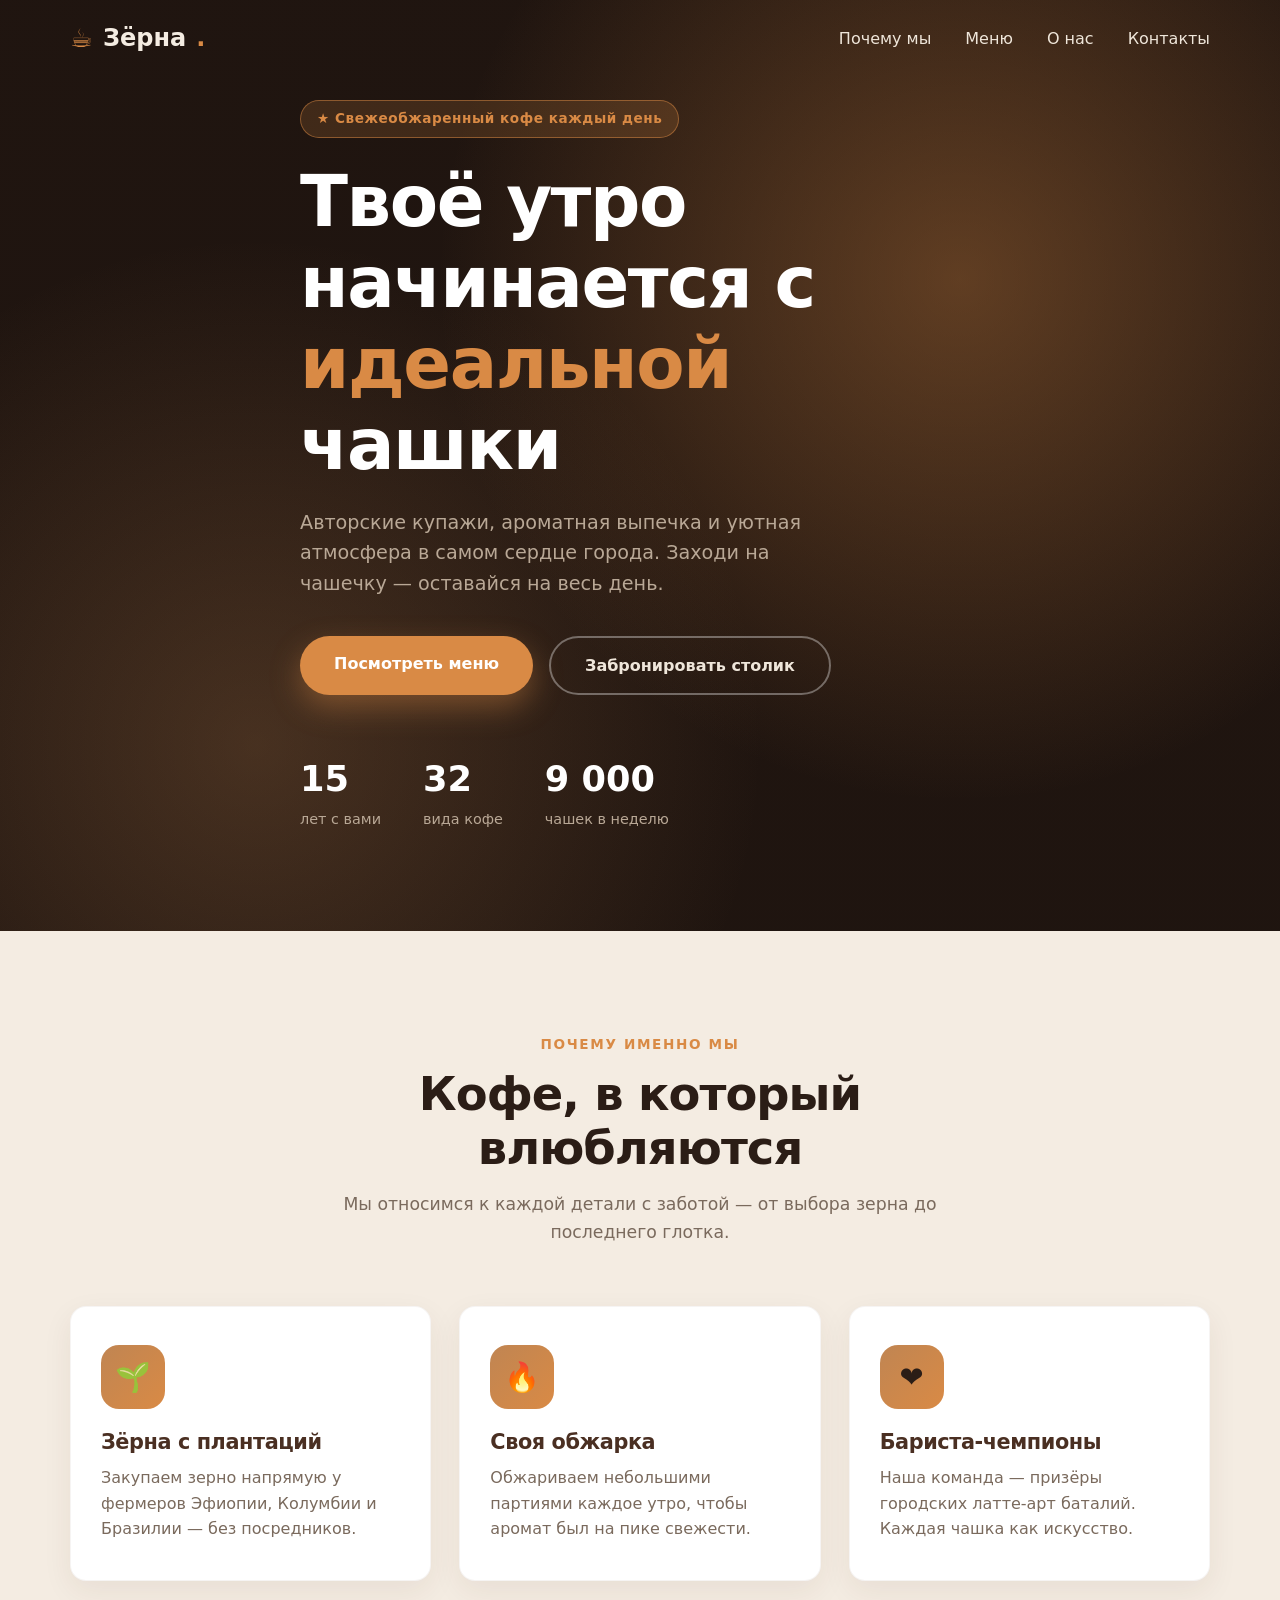
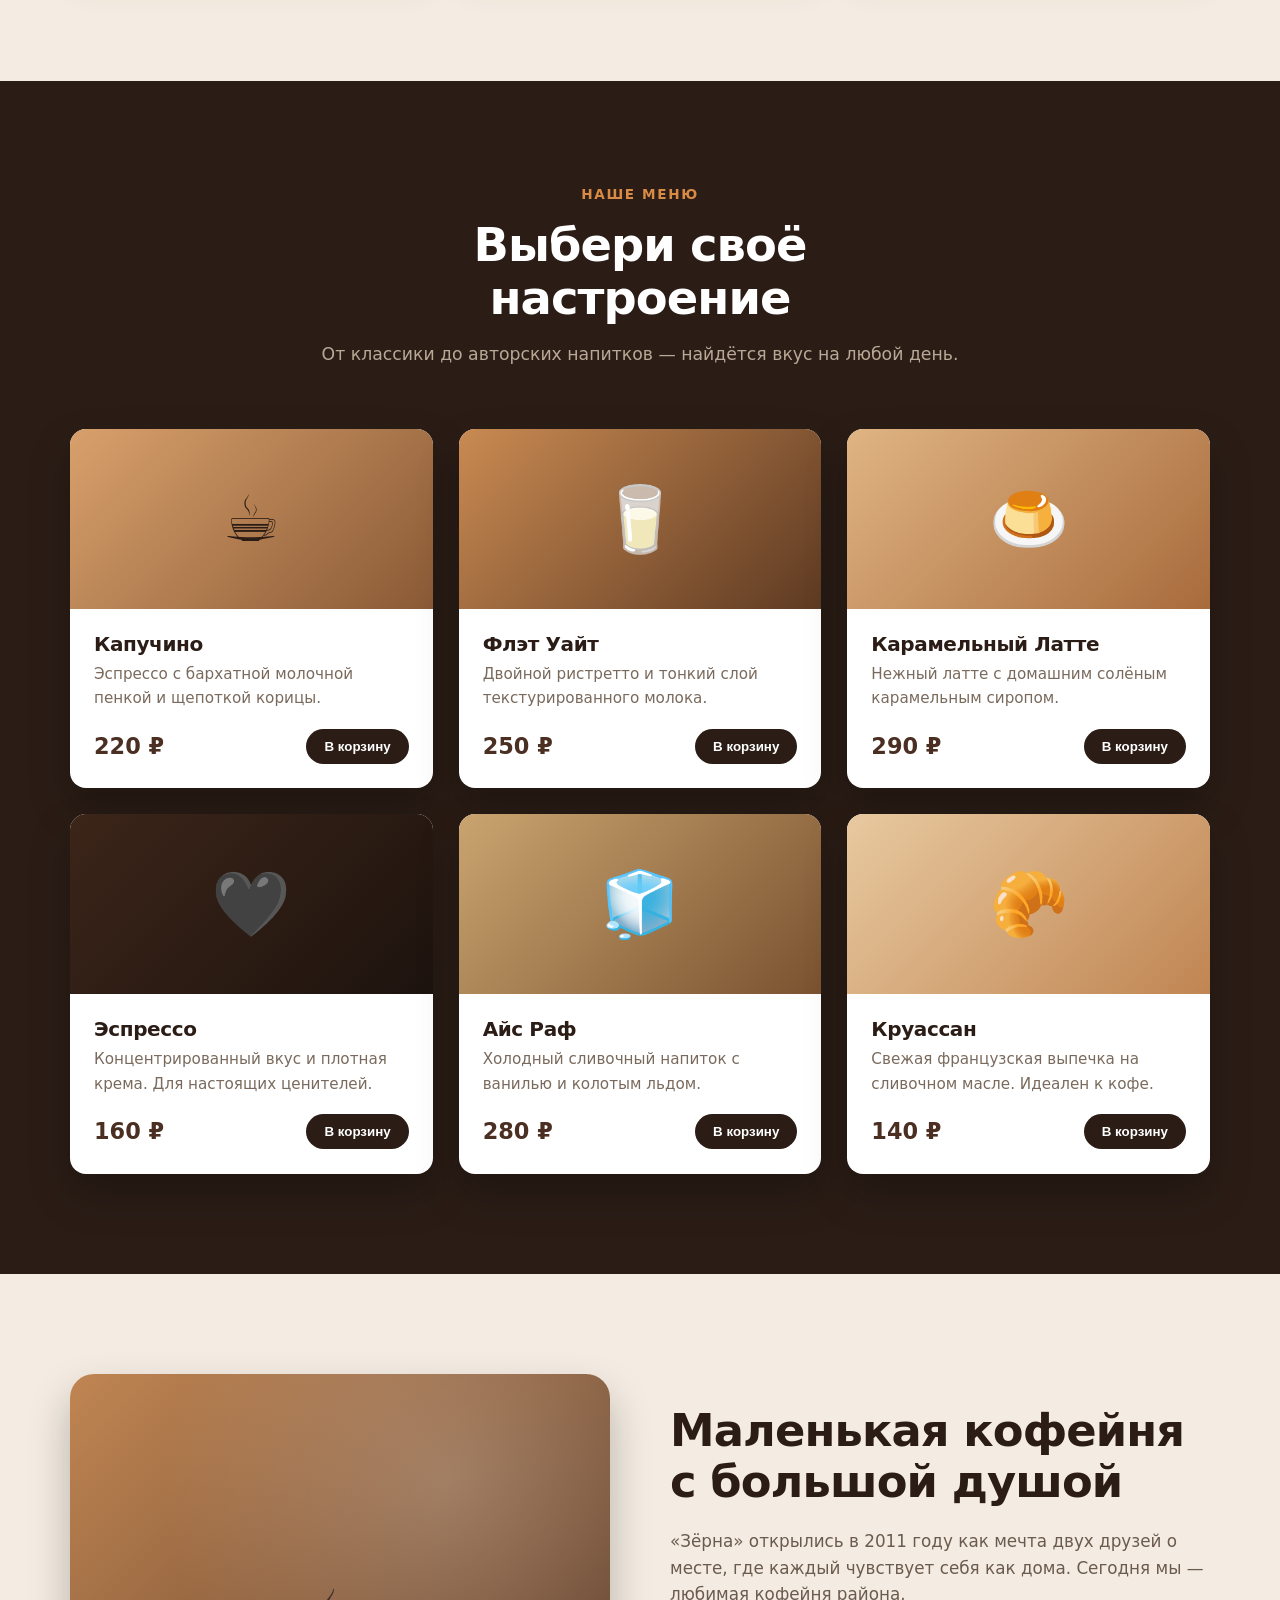
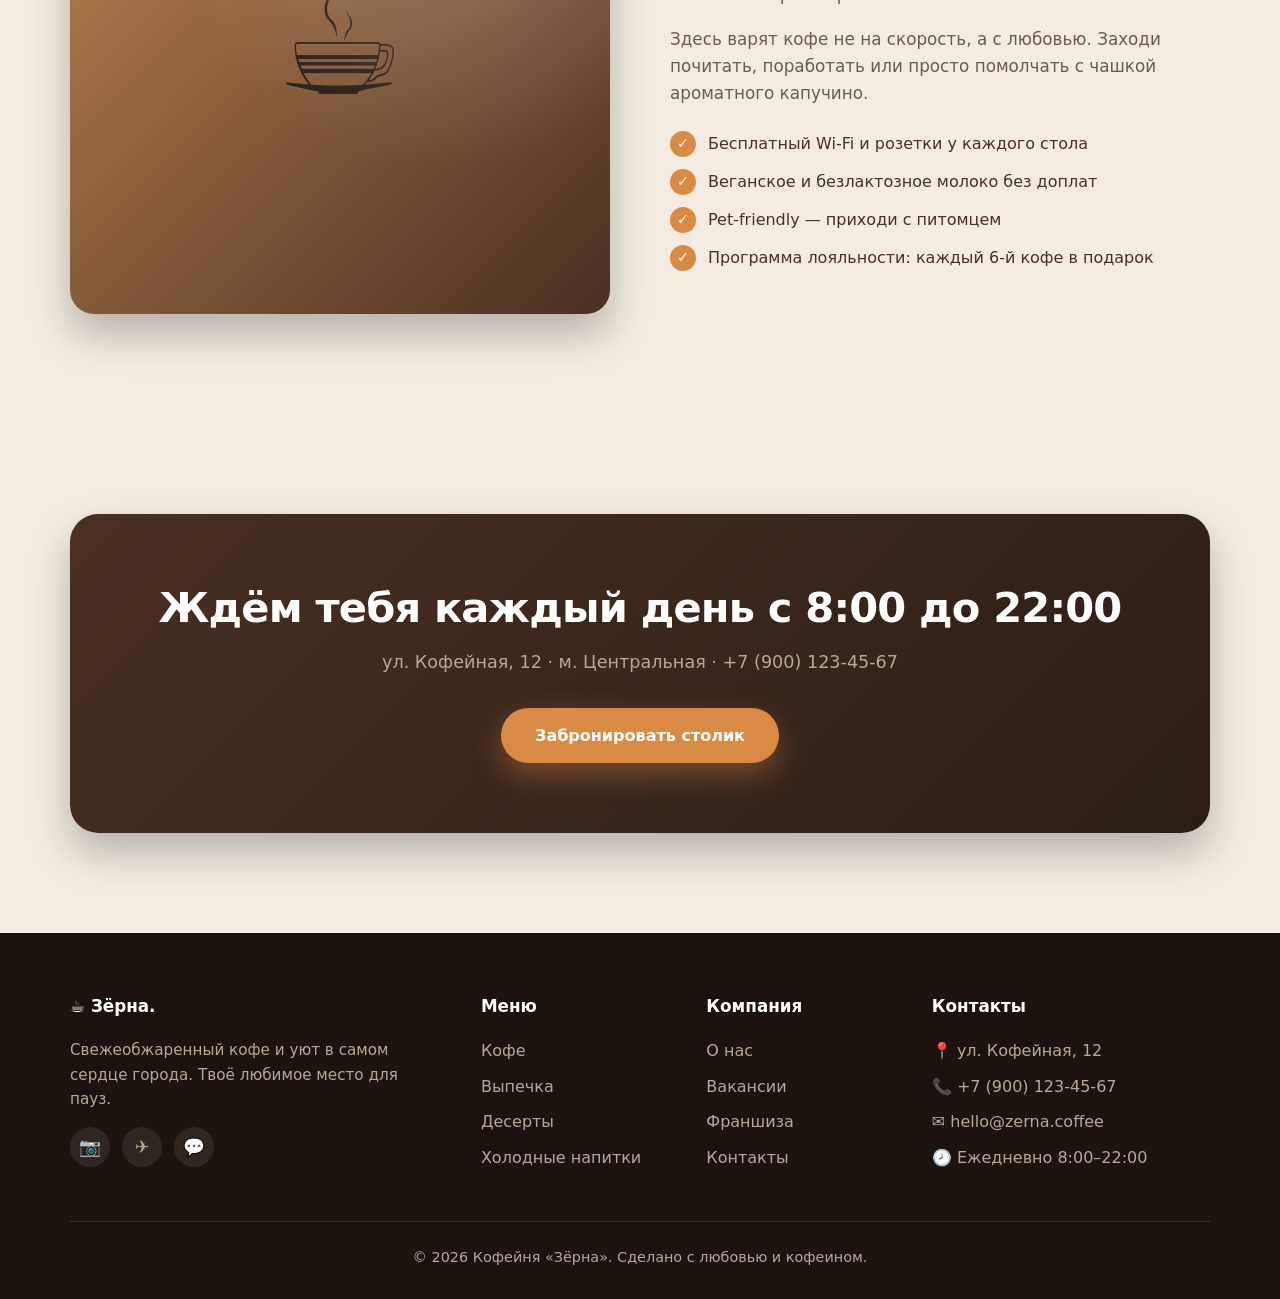
<file: coffee-landing.html>
<!DOCTYPE html>
<html lang="ru">
<head>
<meta charset="UTF-8">
<meta name="viewport" content="width=device-width, initial-scale=1.0">
<title>Кофейня «Зёрна» — твоё утро начинается здесь</title>
<style>
  :root {
    --coffee-dark: #2b1d16;
    --coffee: #4a2f22;
    --caramel: #c08552;
    --cream: #f4ece2;
    --accent: #d98a45;
    --text: #efe6da;
    --muted: #b9a896;
    --radius: 16px;
    --shadow: 0 20px 40px rgba(0,0,0,.25);
  }

  * { margin: 0; padding: 0; box-sizing: border-box; }

  html { scroll-behavior: smooth; }

  body {
    font-family: 'Segoe UI', system-ui, -apple-system, sans-serif;
    color: var(--coffee-dark);
    background: var(--cream);
    line-height: 1.6;
    overflow-x: hidden;
  }

  h1, h2, h3 { font-weight: 800; line-height: 1.15; letter-spacing: -.02em; }

  .container { width: min(1140px, 92%); margin: 0 auto; }

  /* ---------- Header ---------- */
  header {
    position: fixed; top: 0; left: 0; right: 0; z-index: 100;
    padding: 18px 0;
    transition: background .3s, padding .3s, box-shadow .3s;
  }
  header.scrolled {
    background: rgba(43,29,22,.92);
    backdrop-filter: blur(10px);
    padding: 12px 0;
    box-shadow: 0 8px 30px rgba(0,0,0,.2);
  }
  .nav { display: flex; align-items: center; justify-content: space-between; }
  .logo {
    font-size: 1.5rem; font-weight: 800; color: var(--cream);
    display: flex; align-items: center; gap: 10px;
    text-decoration: none;
  }
  .logo span { color: var(--accent); }
  .logo .bean { font-size: 1.6rem; }
  .nav-links { display: flex; gap: 34px; list-style: none; }
  .nav-links a {
    color: var(--text); text-decoration: none; font-weight: 500;
    position: relative; transition: color .2s;
  }
  .nav-links a::after {
    content: ''; position: absolute; left: 0; bottom: -6px;
    width: 0; height: 2px; background: var(--accent); transition: width .25s;
  }
  .nav-links a:hover { color: var(--accent); }
  .nav-links a:hover::after { width: 100%; }
  .burger { display: none; flex-direction: column; gap: 5px; cursor: pointer; background: none; border: none; }
  .burger span { width: 26px; height: 3px; background: var(--cream); border-radius: 3px; transition: .3s; }

  /* ---------- Hero ---------- */
  .hero {
    min-height: 100vh;
    display: flex; align-items: center;
    background: linear-gradient(rgba(30,20,15,.72), rgba(30,20,15,.82)), #241712;
    position: relative; overflow: hidden;
  }
  .hero-bg {
    position: absolute; inset: 0; z-index: 0;
    background:
      radial-gradient(circle at 75% 30%, rgba(217,138,69,.35), transparent 45%),
      radial-gradient(circle at 20% 80%, rgba(192,133,82,.25), transparent 40%);
  }
  .hero-content {
    position: relative; z-index: 2; max-width: 680px; color: var(--text);
    animation: fadeUp 1s ease both;
  }
  .badge {
    display: inline-block; padding: 7px 16px; border-radius: 999px;
    background: rgba(217,138,69,.18); border: 1px solid rgba(217,138,69,.5);
    color: var(--accent); font-size: .85rem; font-weight: 600; margin-bottom: 24px;
    letter-spacing: .04em;
  }
  .hero h1 { font-size: clamp(2.5rem, 6vw, 4.4rem); color: #fff; margin-bottom: 22px; }
  .hero h1 em { color: var(--accent); font-style: normal; }
  .hero p { font-size: 1.2rem; color: var(--muted); margin-bottom: 36px; max-width: 540px; }
  .hero-actions { display: flex; gap: 16px; flex-wrap: wrap; }

  .btn {
    display: inline-block; padding: 15px 34px; border-radius: 999px;
    font-weight: 700; text-decoration: none; cursor: pointer; border: none;
    font-size: 1rem; transition: transform .2s, box-shadow .2s, background .2s;
  }
  .btn-primary { background: var(--accent); color: #fff; box-shadow: 0 12px 30px rgba(217,138,69,.4); }
  .btn-primary:hover { transform: translateY(-3px); box-shadow: 0 18px 38px rgba(217,138,69,.5); }
  .btn-ghost { background: transparent; color: var(--text); border: 2px solid rgba(255,255,255,.35); }
  .btn-ghost:hover { background: rgba(255,255,255,.1); transform: translateY(-3px); }

  .hero-stats { display: flex; gap: 42px; margin-top: 56px; }
  .hero-stats .num { font-size: 2.2rem; font-weight: 800; color: #fff; }
  .hero-stats .lbl { color: var(--muted); font-size: .9rem; }

  /* ---------- Sections ---------- */
  section { padding: 100px 0; }
  .section-head { text-align: center; max-width: 640px; margin: 0 auto 60px; }
  .section-head .tag {
    color: var(--accent); font-weight: 700; text-transform: uppercase;
    letter-spacing: .12em; font-size: .85rem;
  }
  .section-head h2 { font-size: clamp(2rem, 4vw, 2.9rem); color: var(--coffee-dark); margin: 12px 0 16px; }
  .section-head p { color: #7a6a5d; font-size: 1.08rem; }

  /* ---------- Features ---------- */
  .features { display: grid; grid-template-columns: repeat(3, 1fr); gap: 28px; }
  .feature {
    background: #fff; padding: 38px 30px; border-radius: var(--radius);
    box-shadow: 0 10px 30px rgba(74,47,34,.07); transition: transform .3s, box-shadow .3s;
    border: 1px solid rgba(74,47,34,.05);
  }
  .feature:hover { transform: translateY(-8px); box-shadow: 0 22px 44px rgba(74,47,34,.14); }
  .feature .icon {
    width: 64px; height: 64px; border-radius: 18px; display: grid; place-items: center;
    background: linear-gradient(135deg, var(--caramel), var(--accent));
    font-size: 1.8rem; margin-bottom: 22px;
  }
  .feature h3 { font-size: 1.3rem; margin-bottom: 10px; color: var(--coffee); }
  .feature p { color: #7a6a5d; }

  /* ---------- Menu ---------- */
  .menu { background: var(--coffee-dark); }
  .menu .section-head h2 { color: #fff; }
  .menu .section-head p { color: var(--muted); }
  .menu-grid { display: grid; grid-template-columns: repeat(3, 1fr); gap: 26px; }
  .card {
    background: #fff; border-radius: var(--radius); overflow: hidden;
    box-shadow: var(--shadow); transition: transform .3s; display: flex; flex-direction: column;
  }
  .card:hover { transform: translateY(-8px); }
  .card-img { height: 180px; display: grid; place-items: center; font-size: 4rem; }
  .card-body { padding: 24px; flex: 1; display: flex; flex-direction: column; }
  .card-body h3 { font-size: 1.25rem; margin-bottom: 6px; }
  .card-body p { color: #7a6a5d; font-size: .95rem; margin-bottom: 18px; flex: 1; }
  .card-foot { display: flex; align-items: center; justify-content: space-between; }
  .price { font-size: 1.4rem; font-weight: 800; color: var(--coffee); }
  .add {
    background: var(--coffee-dark); color: #fff; border: none; cursor: pointer;
    padding: 10px 18px; border-radius: 999px; font-weight: 600; transition: background .2s, transform .2s;
  }
  .add:hover { background: var(--accent); transform: scale(1.05); }

  /* ---------- About ---------- */
  .about-grid { display: grid; grid-template-columns: 1fr 1fr; gap: 60px; align-items: center; }
  .about-visual {
    aspect-ratio: 1/1; border-radius: 24px;
    background: linear-gradient(135deg, var(--caramel), var(--coffee));
    display: grid; place-items: center; font-size: 9rem; box-shadow: var(--shadow);
    position: relative; overflow: hidden;
  }
  .about-visual::after {
    content: ''; position: absolute; inset: 0;
    background: radial-gradient(circle at 70% 20%, rgba(255,255,255,.2), transparent 50%);
  }
  .about-text h2 { font-size: clamp(2rem, 4vw, 2.8rem); margin-bottom: 20px; color: var(--coffee-dark); }
  .about-text p { color: #6b5b4e; margin-bottom: 18px; font-size: 1.05rem; }
  .about-list { list-style: none; margin-top: 24px; }
  .about-list li { display: flex; gap: 12px; align-items: center; margin-bottom: 12px; color: var(--coffee); font-weight: 500; }
  .about-list li .check {
    width: 26px; height: 26px; border-radius: 50%; background: var(--accent);
    color: #fff; display: grid; place-items: center; font-size: .9rem; flex-shrink: 0;
  }

  /* ---------- CTA ---------- */
  .cta {
    background: linear-gradient(135deg, var(--coffee), var(--coffee-dark));
    color: var(--text); text-align: center; border-radius: 28px;
    padding: 70px 30px; margin: 0 auto; box-shadow: var(--shadow);
  }
  .cta h2 { font-size: clamp(1.8rem, 4vw, 2.6rem); color: #fff; margin-bottom: 16px; }
  .cta p { color: var(--muted); margin-bottom: 32px; font-size: 1.1rem; }

  /* ---------- Footer ---------- */
  footer { background: #1d130e; color: var(--muted); padding: 60px 0 30px; }
  .footer-grid { display: grid; grid-template-columns: 2fr 1fr 1fr 1.5fr; gap: 40px; margin-bottom: 40px; }
  footer h4 { color: #fff; margin-bottom: 18px; font-size: 1.05rem; }
  footer p { font-size: .95rem; }
  footer ul { list-style: none; }
  footer ul li { margin-bottom: 10px; }
  footer a { color: var(--muted); text-decoration: none; transition: color .2s; }
  footer a:hover { color: var(--accent); }
  .socials { display: flex; gap: 12px; margin-top: 16px; }
  .socials a {
    width: 40px; height: 40px; border-radius: 50%; background: rgba(255,255,255,.08);
    display: grid; place-items: center; font-size: 1.1rem; transition: background .2s, transform .2s;
  }
  .socials a:hover { background: var(--accent); transform: translateY(-3px); }
  .footer-bottom { border-top: 1px solid rgba(255,255,255,.1); padding-top: 24px; text-align: center; font-size: .9rem; }

  /* ---------- Toast ---------- */
  .toast {
    position: fixed; bottom: 30px; left: 50%; transform: translateX(-50%) translateY(120px);
    background: var(--coffee-dark); color: #fff; padding: 14px 26px; border-radius: 999px;
    box-shadow: var(--shadow); z-index: 200; font-weight: 600; opacity: 0;
    transition: transform .4s cubic-bezier(.2,.8,.2,1), opacity .4s;
  }
  .toast.show { transform: translateX(-50%) translateY(0); opacity: 1; }

  /* ---------- Reveal animation ---------- */
  .reveal { opacity: 0; transform: translateY(40px); transition: opacity .7s ease, transform .7s ease; }
  .reveal.visible { opacity: 1; transform: translateY(0); }

  @keyframes fadeUp { from { opacity: 0; transform: translateY(40px); } to { opacity: 1; transform: translateY(0); } }

  /* ---------- Mobile ---------- */
  @media (max-width: 880px) {
    .features, .menu-grid { grid-template-columns: 1fr; }
    .about-grid { grid-template-columns: 1fr; }
    .footer-grid { grid-template-columns: 1fr 1fr; }
    .nav-links {
      position: fixed; inset: 0 0 0 30%; background: rgba(29,19,14,.97); backdrop-filter: blur(8px);
      flex-direction: column; justify-content: center; padding: 40px; gap: 28px;
      transform: translateX(100%); transition: transform .35s; z-index: 90;
    }
    .nav-links.open { transform: translateX(0); }
    .burger { display: flex; z-index: 95; }
    .hero-stats { gap: 26px; flex-wrap: wrap; }
  }
</style>
</head>
<body>

<!-- ===== Header ===== -->
<header id="header">
  <div class="container nav">
    <a href="#" class="logo"><span class="bean">☕</span>Зёрна<span>.</span></a>
    <ul class="nav-links" id="navLinks">
      <li><a href="#features">Почему мы</a></li>
      <li><a href="#menu">Меню</a></li>
      <li><a href="#about">О нас</a></li>
      <li><a href="#contact">Контакты</a></li>
    </ul>
    <button class="burger" id="burger" aria-label="Меню">
      <span></span><span></span><span></span>
    </button>
  </div>
</header>

<!-- ===== Hero ===== -->
<section class="hero">
  <div class="hero-bg"></div>
  <div class="container hero-content">
    <span class="badge">★ Свежеобжаренный кофе каждый день</span>
    <h1>Твоё утро начинается с <em>идеальной</em> чашки</h1>
    <p>Авторские купажи, ароматная выпечка и уютная атмосфера в самом сердце города. Заходи на чашечку — оставайся на весь день.</p>
    <div class="hero-actions">
      <a href="#menu" class="btn btn-primary">Посмотреть меню</a>
      <a href="#contact" class="btn btn-ghost">Забронировать столик</a>
    </div>
    <div class="hero-stats">
      <div><div class="num" data-target="15">0</div><div class="lbl">лет с вами</div></div>
      <div><div class="num" data-target="32">0</div><div class="lbl">вида кофе</div></div>
      <div><div class="num" data-target="9000">0</div><div class="lbl">чашек в неделю</div></div>
    </div>
  </div>
</section>

<!-- ===== Features ===== -->
<section id="features">
  <div class="container">
    <div class="section-head reveal">
      <span class="tag">Почему именно мы</span>
      <h2>Кофе, в который влюбляются</h2>
      <p>Мы относимся к каждой детали с заботой — от выбора зерна до последнего глотка.</p>
    </div>
    <div class="features">
      <div class="feature reveal">
        <div class="icon">🌱</div>
        <h3>Зёрна с плантаций</h3>
        <p>Закупаем зерно напрямую у фермеров Эфиопии, Колумбии и Бразилии — без посредников.</p>
      </div>
      <div class="feature reveal">
        <div class="icon">🔥</div>
        <h3>Своя обжарка</h3>
        <p>Обжариваем небольшими партиями каждое утро, чтобы аромат был на пике свежести.</p>
      </div>
      <div class="feature reveal">
        <div class="icon">❤️</div>
        <h3>Бариста-чемпионы</h3>
        <p>Наша команда — призёры городских латте-арт баталий. Каждая чашка как искусство.</p>
      </div>
    </div>
  </div>
</section>

<!-- ===== Menu ===== -->
<section id="menu" class="menu">
  <div class="container">
    <div class="section-head reveal">
      <span class="tag">Наше меню</span>
      <h2>Выбери своё настроение</h2>
      <p>От классики до авторских напитков — найдётся вкус на любой день.</p>
    </div>
    <div class="menu-grid">
      <div class="card reveal">
        <div class="card-img" style="background:linear-gradient(135deg,#d8a06b,#8a5a36)">☕</div>
        <div class="card-body">
          <h3>Капучино</h3>
          <p>Эспрессо с бархатной молочной пенкой и щепоткой корицы.</p>
          <div class="card-foot">
            <span class="price">220 ₽</span>
            <button class="add" data-name="Капучино">В корзину</button>
          </div>
        </div>
      </div>
      <div class="card reveal">
        <div class="card-img" style="background:linear-gradient(135deg,#c98a52,#5e3a22)">🥛</div>
        <div class="card-body">
          <h3>Флэт Уайт</h3>
          <p>Двойной ристретто и тонкий слой текстурированного молока.</p>
          <div class="card-foot">
            <span class="price">250 ₽</span>
            <button class="add" data-name="Флэт Уайт">В корзину</button>
          </div>
        </div>
      </div>
      <div class="card reveal">
        <div class="card-img" style="background:linear-gradient(135deg,#e0b483,#a86b3c)">🍮</div>
        <div class="card-body">
          <h3>Карамельный Латте</h3>
          <p>Нежный латте с домашним солёным карамельным сиропом.</p>
          <div class="card-foot">
            <span class="price">290 ₽</span>
            <button class="add" data-name="Карамельный Латте">В корзину</button>
          </div>
        </div>
      </div>
      <div class="card reveal">
        <div class="card-img" style="background:linear-gradient(135deg,#3c2519,#1d130e)">🖤</div>
        <div class="card-body">
          <h3>Эспрессо</h3>
          <p>Концентрированный вкус и плотная крема. Для настоящих ценителей.</p>
          <div class="card-foot">
            <span class="price">160 ₽</span>
            <button class="add" data-name="Эспрессо">В корзину</button>
          </div>
        </div>
      </div>
      <div class="card reveal">
        <div class="card-img" style="background:linear-gradient(135deg,#caa46f,#7a5230)">🧊</div>
        <div class="card-body">
          <h3>Айс Раф</h3>
          <p>Холодный сливочный напиток с ванилью и колотым льдом.</p>
          <div class="card-foot">
            <span class="price">280 ₽</span>
            <button class="add" data-name="Айс Раф">В корзину</button>
          </div>
        </div>
      </div>
      <div class="card reveal">
        <div class="card-img" style="background:linear-gradient(135deg,#e8c9a0,#c08552)">🥐</div>
        <div class="card-body">
          <h3>Круассан</h3>
          <p>Свежая французская выпечка на сливочном масле. Идеален к кофе.</p>
          <div class="card-foot">
            <span class="price">140 ₽</span>
            <button class="add" data-name="Круассан">В корзину</button>
          </div>
        </div>
      </div>
    </div>
  </div>
</section>

<!-- ===== About ===== -->
<section id="about">
  <div class="container about-grid">
    <div class="about-visual reveal">☕</div>
    <div class="about-text reveal">
      <h2>Маленькая кофейня с большой душой</h2>
      <p>«Зёрна» открылись в 2011 году как мечта двух друзей о месте, где каждый чувствует себя как дома. Сегодня мы — любимая кофейня района.</p>
      <p>Здесь варят кофе не на скорость, а с любовью. Заходи почитать, поработать или просто помолчать с чашкой ароматного капучино.</p>
      <ul class="about-list">
        <li><span class="check">✓</span> Бесплатный Wi-Fi и розетки у каждого стола</li>
        <li><span class="check">✓</span> Веганское и безлактозное молоко без доплат</li>
        <li><span class="check">✓</span> Pet-friendly — приходи с питомцем</li>
        <li><span class="check">✓</span> Программа лояльности: каждый 6-й кофе в подарок</li>
      </ul>
    </div>
  </div>
</section>

<!-- ===== CTA / Contact ===== -->
<section id="contact">
  <div class="container">
    <div class="cta reveal">
      <h2>Ждём тебя каждый день с 8:00 до 22:00</h2>
      <p>ул. Кофейная, 12 · м. Центральная · +7 (900) 123-45-67</p>
      <a href="#" class="btn btn-primary" id="bookBtn">Забронировать столик</a>
    </div>
  </div>
</section>

<!-- ===== Footer ===== -->
<footer>
  <div class="container">
    <div class="footer-grid">
      <div>
        <h4>☕ Зёрна.</h4>
        <p>Свежеобжаренный кофе и уют в самом сердце города. Твоё любимое место для пауз.</p>
        <div class="socials">
          <a href="#" aria-label="Instagram">📷</a>
          <a href="#" aria-label="Telegram">✈️</a>
          <a href="#" aria-label="VK">💬</a>
        </div>
      </div>
      <div>
        <h4>Меню</h4>
        <ul>
          <li><a href="#menu">Кофе</a></li>
          <li><a href="#menu">Выпечка</a></li>
          <li><a href="#menu">Десерты</a></li>
          <li><a href="#menu">Холодные напитки</a></li>
        </ul>
      </div>
      <div>
        <h4>Компания</h4>
        <ul>
          <li><a href="#about">О нас</a></li>
          <li><a href="#">Вакансии</a></li>
          <li><a href="#">Франшиза</a></li>
          <li><a href="#contact">Контакты</a></li>
        </ul>
      </div>
      <div>
        <h4>Контакты</h4>
        <ul>
          <li>📍 ул. Кофейная, 12</li>
          <li>📞 +7 (900) 123-45-67</li>
          <li>✉️ hello@zerna.coffee</li>
          <li>🕗 Ежедневно 8:00–22:00</li>
        </ul>
      </div>
    </div>
    <div class="footer-bottom">
      © 2026 Кофейня «Зёрна». Сделано с любовью и кофеином.
    </div>
  </div>
</footer>

<div class="toast" id="toast">Добавлено в корзину ✓</div>

<script>
  // --- Эффект шапки при прокрутке ---
  const header = document.getElementById('header');
  window.addEventListener('scroll', () => {
    header.classList.toggle('scrolled', window.scrollY > 40);
  });

  // --- Мобильное меню (бургер) ---
  const burger = document.getElementById('burger');
  const navLinks = document.getElementById('navLinks');
  burger.addEventListener('click', () => navLinks.classList.toggle('open'));
  navLinks.querySelectorAll('a').forEach(link =>
    link.addEventListener('click', () => navLinks.classList.remove('open'))
  );

  // --- Появление блоков при прокрутке ---
  const revealEls = document.querySelectorAll('.reveal');
  const io = new IntersectionObserver((entries) => {
    entries.forEach(e => {
      if (e.isIntersecting) {
        e.target.classList.add('visible');
        io.unobserve(e.target);
      }
    });
  }, { threshold: 0.15 });
  revealEls.forEach(el => io.observe(el));

  // --- Анимированные счётчики статистики ---
  const stats = document.querySelectorAll('.num');
  const statsIO = new IntersectionObserver((entries) => {
    entries.forEach(e => {
      if (!e.isIntersecting) return;
      const el = e.target;
      const target = +el.dataset.target;
      let cur = 0;
      const step = Math.max(1, Math.ceil(target / 60));
      const tick = () => {
        cur += step;
        if (cur >= target) { el.textContent = target.toLocaleString('ru'); }
        else { el.textContent = cur.toLocaleString('ru'); requestAnimationFrame(tick); }
      };
      tick();
      statsIO.unobserve(el);
    });
  }, { threshold: 0.5 });
  stats.forEach(s => statsIO.observe(s));

  // --- Корзина и всплывающее уведомление ---
  const toast = document.getElementById('toast');
  let toastTimer;
  function showToast(msg) {
    toast.textContent = msg;
    toast.classList.add('show');
    clearTimeout(toastTimer);
    toastTimer = setTimeout(() => toast.classList.remove('show'), 2200);
  }
  let cartCount = 0;
  document.querySelectorAll('.add').forEach(btn => {
    btn.addEventListener('click', () => {
      cartCount++;
      showToast(`«${btn.dataset.name}» добавлен ✓ (${cartCount})`);
    });
  });

  // --- Кнопка бронирования столика ---
  document.getElementById('bookBtn').addEventListener('click', (e) => {
    e.preventDefault();
    showToast('Спасибо! Мы перезвоним для подтверждения ☕');
  });
</script>

</body>
</html>
</file>
